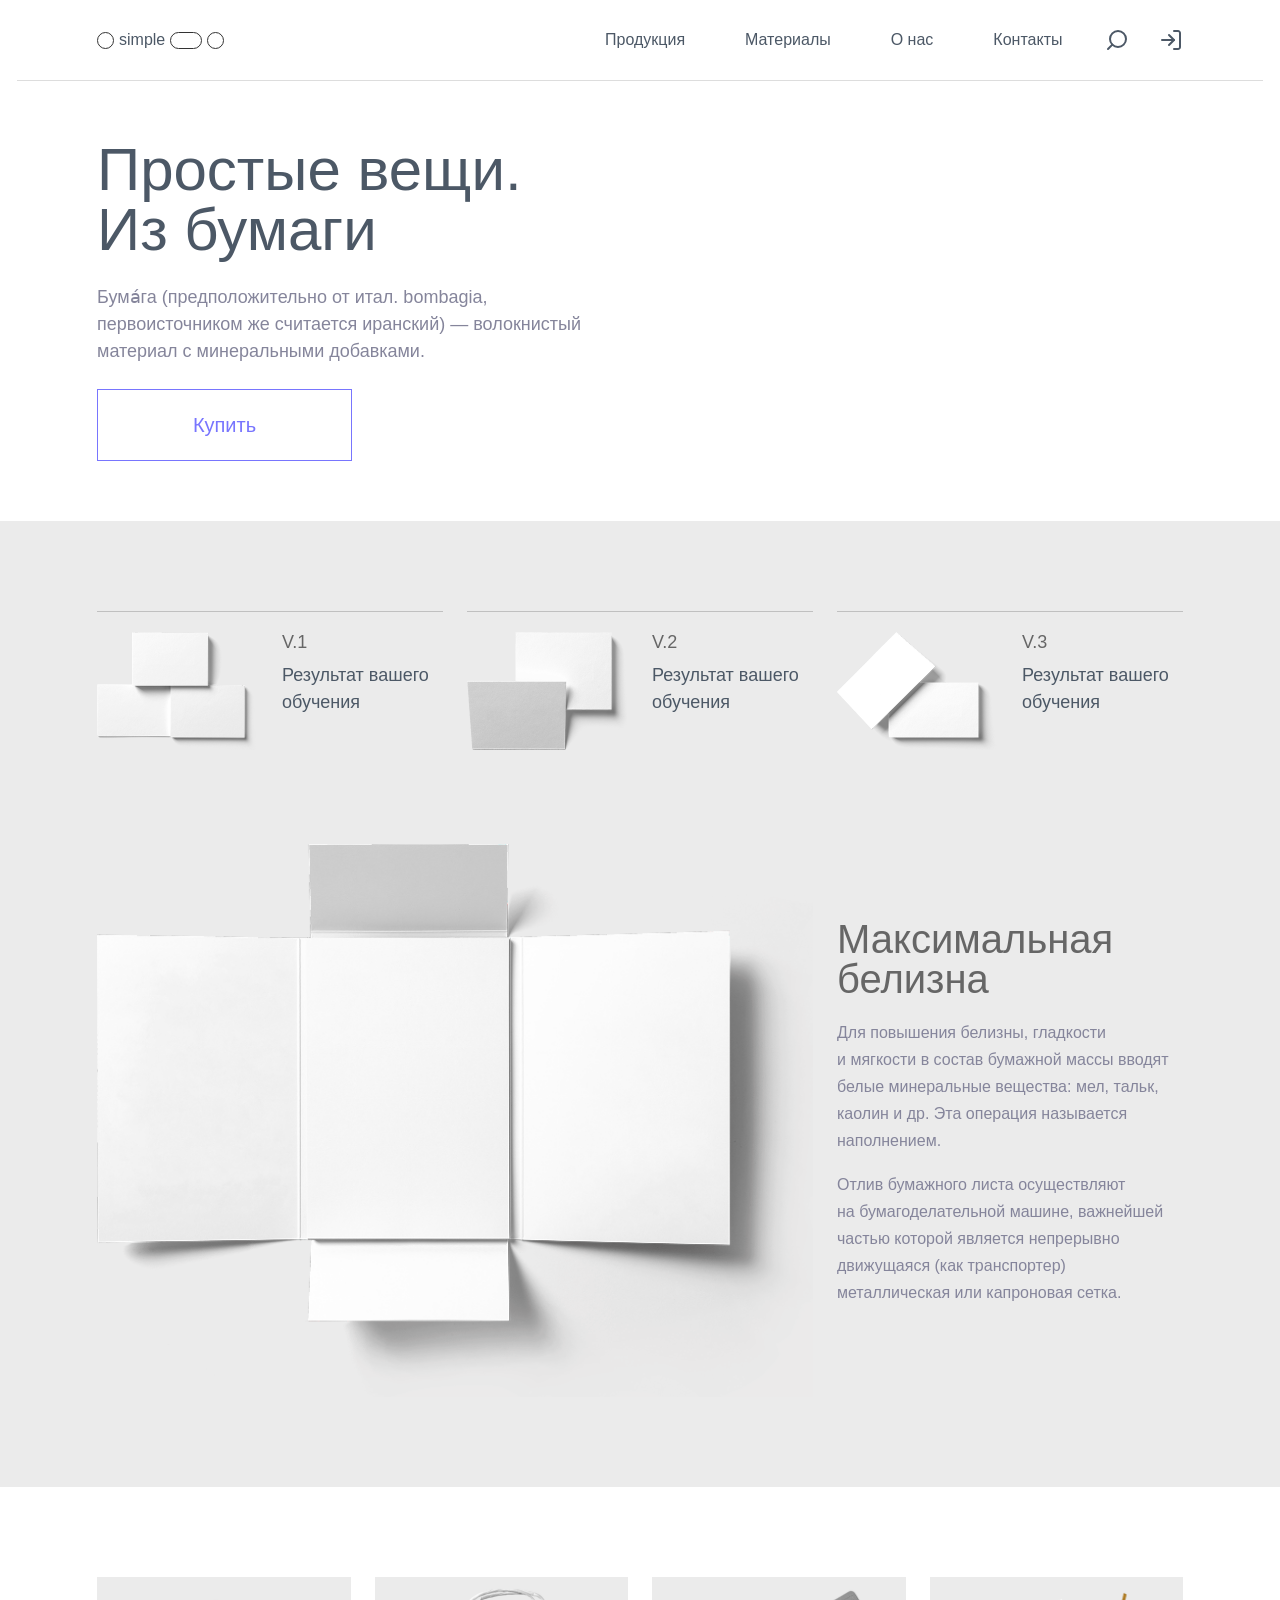
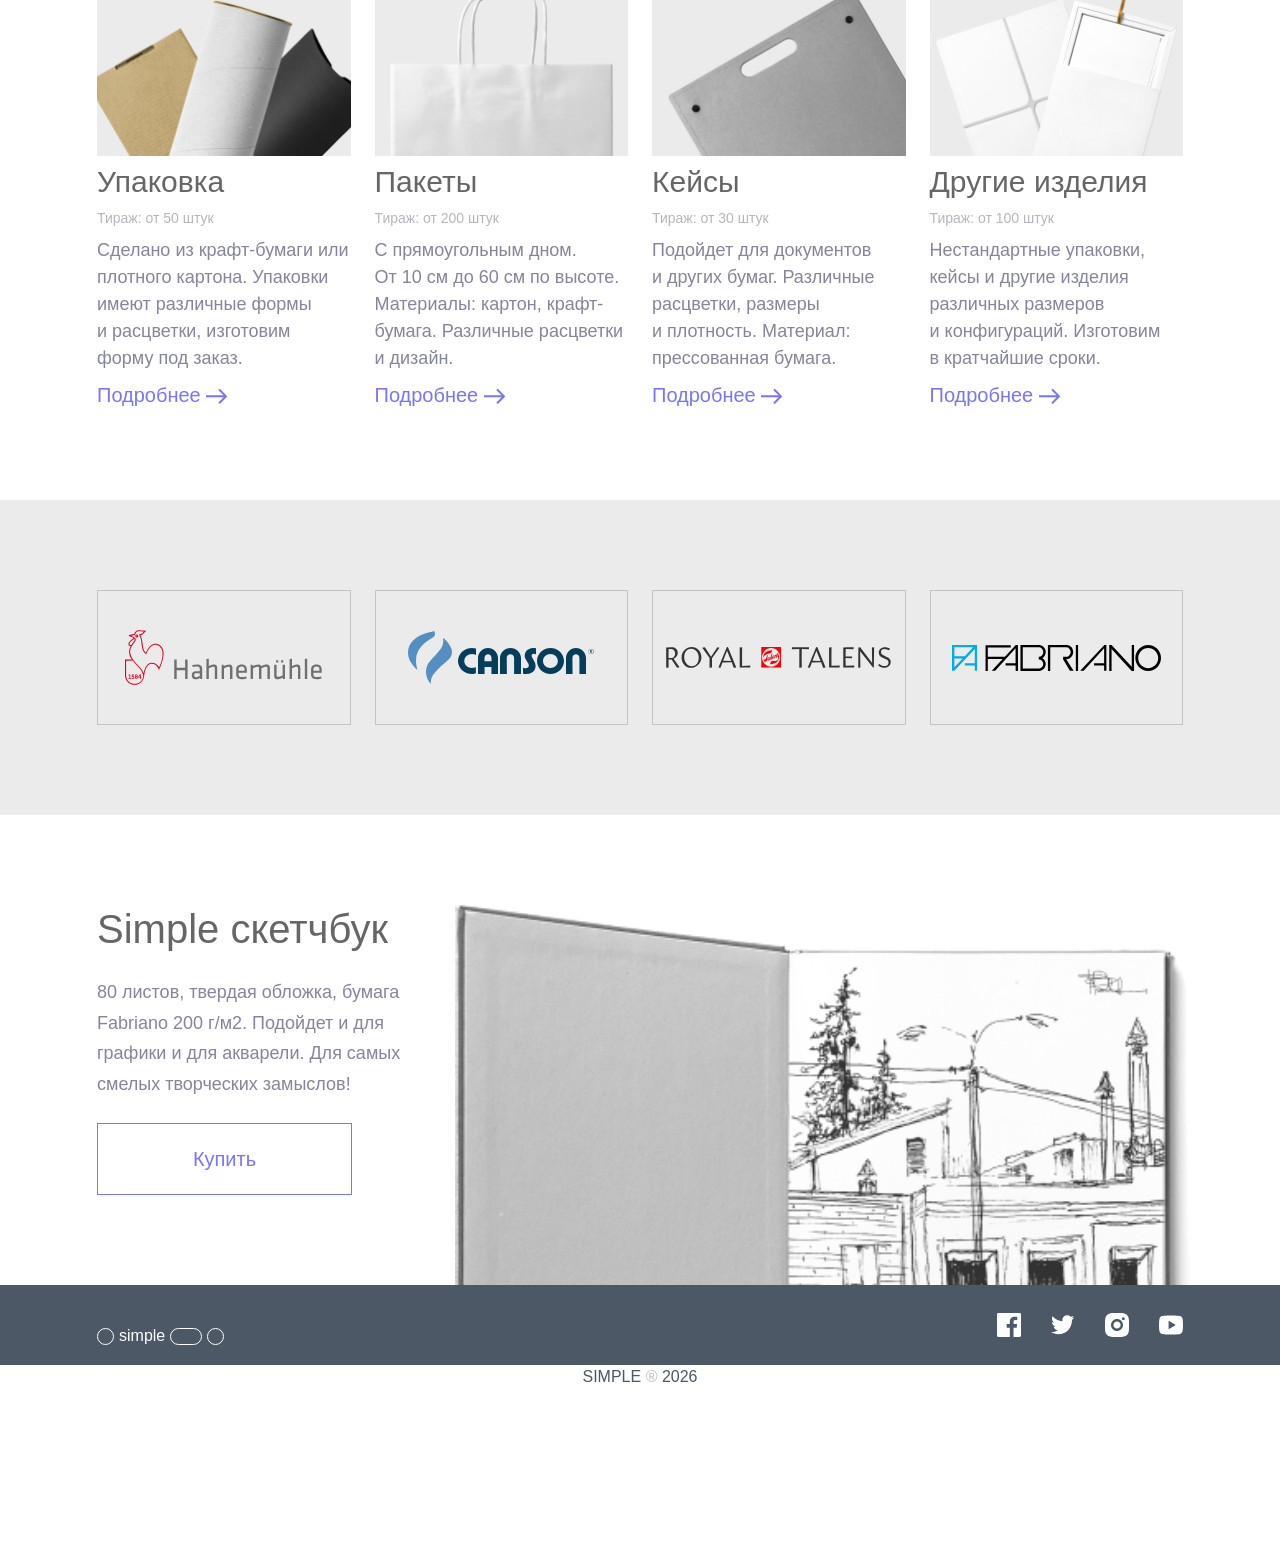
<file: index.html>
<!DOCTYPE html>
<html lang="RU">
<head>
  <meta charset="UTF-8">
  <meta name="description" content="Simple. Производство и продажа бумаги и бумажных изделий на всей территории РФ">
  <meta name="viewport" content="width=device-width, initial-scale=1.0">
  <link rel="shortcut icon" href="icons/favicon.ico" type="image/x-icon">
  <link rel="stylesheet" href="css/bootstrap.min.css">
  <link rel="stylesheet" href="https://cdn.jsdelivr.net/npm/swiper@11/swiper-bundle.min.css">
  <link rel="stylesheet" href="css/style.css">
  <link rel="stylesheet" href="css/media.css">
  <title>Simple</title>
</head>
<body>
  <header class="header">
    <div class="container">
      <div class="row">
        <div class="col-lg-12">

          <div class="header__container">
        
          <div class="logo__container">
            <div class="logo">
              <div class="circle"></div>
              simple
              <div class="ovale"></div>
              <div class="circle"></div>
            </div>
          </div>

          <button class=" btn burger burger" id="burgerBtn" aria-label="Открыть меню">
            <span class="burger__line"></span>
            <span class="burger__line"></span>
            <span class="burger__line"></span>
          </button>

            <nav class="menu header__nav" id="mobileMenu">
              <ul class="menu__list">
                <li class="menu__item"><a class="link menu__link" href="#product">Продукция</a></li>
                <li class="menu__item"><a class="link menu__link" href="#">Материалы</a></li>
                <li class="menu__item"><a class="link menu__link" href="#">О нас</a></li>
                <li class="menu__item"><a class="link menu__link" href="#">Контакты</a></li>
              </ul>
            </nav>

          <div class="btn__wrapper">

            <div class="search__wrapper">

              <button class="btn header__btn search-btn" aria-label="Открыть поиск">
                <svg width="24" height="24" viewBox="0 0 24 24" fill="none" xmlns="http://www.w3.org/2000/svg">
                  <path d="M13 19C8.58172 19 5 15.4183 5 11C5 6.58172 8.58172 3 13 3C17.4183 3 21 6.58172 21 11C21 15.4183 17.4183 19 13 19Z" stroke-width="2" stroke-linecap="round" stroke-linejoin="round" />
                  <path d="M3.0001 21L7.3501 16.65" stroke-width="2" stroke-linecap="round" stroke-linejoin="round" />
                </svg>
              </button>

              <form action="#" method="post" class="search-form">
                <input id="search-form" name="search-form" type="search" class="search-form__input" placeholder="Найти">
                <button class="btn header__btn search-form__close" type="button" aria-label="Закрыть форму поиска">
                  <svg width="16" height="16" viewBox="0 0 16 16" fill="none" xmlns="http://www.w3.org/2000/svg">
                    <circle cx="8" cy="8" r="8"/>
                    <path d="M5.99961 10.35L10.3496 6" stroke-linecap="round" stroke-linejoin="round" />
                    <path d="M10.35 10.35L6 6" stroke-linecap="round" stroke-linejoin="round" />
                  </svg>
                </button>
              </form>
            </div>

            <button class="btn header__btn login-btn" aria-label="Войти или зарегистрироваться">
              <svg width="24" height="24" viewBox="0 0 24 24" fill="none" xmlns="http://www.w3.org/2000/svg">
                <path d="M15 3H19C19.5304 3 20.0391 3.21071 20.4142 3.58579C20.7893 3.96086 21 4.46957 21 5V19C21 19.5304 20.7893 20.0391 20.4142 20.4142C20.0391 20.7893 19.5304 21 19 21H15" stroke-width="2" stroke-linecap="round" stroke-linejoin="round" />
                <path d="M10 17L15 12L10 7" stroke-width="2" stroke-linecap="round" stroke-linejoin="round" />
                <path d="M15 12H3" stroke-width="2" stroke-linecap="round" stroke-linejoin="round" />
              </svg>
            </button>
          </div>

          </div>
        </div>
      </div>
    </div>

  </header>
  <main>

    <section class="hero">
      <div class="container">
        <div class="row">
          <div class="col-lg-6 col-md-7 col-sm-7 col-xs-12 d-flex align-items-center">
            <div class="hero__content">
              <h1 class="visually-hidden">Сайт о бумаге</h1>
              <p class="hero__title mb-4">Простые вещи.<br>
                Из&nbsp;бумаги</p>
              <p class="hero__descr mb-4">Бума&#769;га (предположительно от&nbsp;итал. bombagia, первоисточником&nbsp;же считается иранский)&nbsp;&mdash; волокнистый материал с&nbsp;минеральными добавками.</p>
              <a href="#" class="btn__secondary">Купить</a>
            </div>
          </div>

          <div class="hero-image col-lg-6 col-md-5 col-sm-5 d-flex justify-content-end align-items-end">
            <picture>
              <source 
              srcset="image/hero-mobile.png 2x"
              media="(max-width: 768px)">
              <source 
              srcset="image/hero-mobile.png"
              media="(max-width: 768px)">
              <source 
              srcset="image/hero-tablet.png 2x"
              media="(max-width: 992px)">
              <source 
              srcset="image/hero-tablet.png"
              media="(max-width: 992px)">
              <source 
              srcset="image/hero.webp 2x"
              media="(min-width: 992px)">
              <img class="hero__img" src="image/hero.webp" fetchpriority="high" alt="" aria-hidden="true">
            </picture>
          </div>

        </div>
      </div>
    </section>

    <section class="result">
      <h2 class="visually-hidden">Наши результаты</h2>
      <div class="container result__container">
        <div class="row">

          <div class="col-sm-4 col-xs-12">
            <article class="result__item">
              <div class="container">
                <div class="row">
                  <div class="col-lg-6 col-sm-12 col-xs-6 mb-1">
                    <picture>
                      <source srcset="image/result1-2x.png 2x">
                      <img class="result__item-img" src="image/result1.png" alt="Пример результата обучения">
                    </picture>
                  </div>
                  <div class="col-lg-6 col-sm-12 col-xs-6">
                    <h2 class="result__item-title">V.1</h2>
                    <p class="result__item-descr">Результат вашего обучения</p>
                  </div>
                </div>
              </div>
            </article>
          </div>

          <div class="col-sm-4 col-xs-12">
            <article class="result__item">
              <div class="container">
                <div class="row">
                  <div class="col-lg-6 col-sm-12 col-xs-6 mb-1">
                    <picture>
                      <source srcset="image/result2-2x.png 2x">
                      <img class="result__item-img" src="image/result2.png" alt="Пример результата обучения">
                    </picture>
                  </div>
                  <div class="col-lg-6 col-sm-12 col-xs-6">
                    <h2 class="result__item-title">V.2</h2>
                    <p class="result__item-descr">Результат вашего обучения</p>
                  </div>
                </div>
              </div>
            </article>
          </div>

          <div class="col-sm-4 col-xs-12">
            <article class="result__item">
              <div class="container">
                <div class="row">
                  <div class="col-lg-6 col-sm-12 col-xs-6 mb-1">
                    <picture>
                      <source srcset="image/result3-2x.png 2x">
                      <img class="result__item-img" src="image/result3.png" alt="Пример результата обучения">
                    </picture>
                  </div>
                  <div class="col-lg-6 col-sm-12 col-xs-6">
                    <h2 class="result__item-title">V.3</h2>
                    <p class="result__item-descr">Результат вашего обучения</p>
                  </div>
                </div>
              </div>
            </article>
          </div>

        </div>
      </div>

      <div class="container">
        <div class="row">
          <div class="col-lg-8 col-md-6 col-sm-12">
            <picture>
              <source
              srcset="image/result-preview.webp 2x">
              <img class="result__img" src="image/result-preview.webp" loading="lazy" alt="" aria-hidden="true">
            </picture>
          </div>

          <div class="col-lg-4 col-md-6 col-sm-12 d-flex flex-column align-self-center">
            <h2 class="result__title">Максимальная белизна</h2>
              <p class="result__descr">Для повышения белизны, гладкости и мягкости в состав бумажной массы вводят белые минеральные вещества: мел, тальк, каолин и др. Эта операция называется наполнением.</p>
              <p class="result__descr">Отлив бумажного листа осуществляют на бумагоделательной машине, важнейшей частью которой является непрерывно движущаяся (как транспортер) металлическая или капроновая сетка.
            </p>
          </div>
        </div>
      </div>

    </section>

    <section class="product" id="product">
      <h2 class="visually-hidden">Наши продукты</h2>
      <div class="container">
        <div class="row card__container">

          <div class="col-lg-3 col-sm-6">
            <article class="product-card">
              <picture>
                <source srcset="image/wrapper-2x.png 2x">
                <img class="product-card__img img-fluid mb-2" src="image/wrapper.png" alt="Фото упаковки">
              </picture>
              <h2 class="product-card__title">Упаковка</h2>
              <span class="product-card__circulation">Тираж: от&nbsp;50&nbsp;штук</span>
              <p class="product-card__descr mb-2">Сделано из&nbsp;крафт-бумаги или плотного картона. Упаковки имеют различные формы и&nbsp;расцветки, изготовим форму под заказ.</p>
              <a href="#" class="link product-card__link">Подробнее
                <svg width="21" height="15" viewBox="0 0 21 15" fill="none" xmlns="http://www.w3.org/2000/svg">
                  <path d="M20.7071 8.07107C21.0976 7.68054 21.0976 7.04738 20.7071 6.65685L14.3431 0.292892C13.9526 -0.0976319 13.3195 -0.0976319 12.9289 0.292892C12.5384 0.683417 12.5384 1.31658 12.9289 1.70711L18.5858 7.36396L12.9289 13.0208C12.5384 13.4113 12.5384 14.0445 12.9289 14.435C13.3195 14.8256 13.9526 14.8256 14.3431 14.435L20.7071 8.07107ZM0 8.36396H20V6.36396H0V8.36396Z" />
                </svg>
              </a>
            </article>
          </div>

          <div class="col-lg-3 col-sm-6">
            <article class="product-card">
              <picture>
                <source srcset="image/package-2x.png 2x">
                <img class="product-card__img img-fluid mb-2" src="image/package.png" alt="Фото пакетов">
              </picture>
              <h2 class="product-card__title">Пакеты</h2>
              <span class="product-card__circulation">Тираж: от&nbsp;200&nbsp;штук</span>
              <p class="product-card__descr mb-2">С&nbsp;прямоугольным дном. От&nbsp;10&nbsp;см до&nbsp;60&nbsp;см по&nbsp;высоте. Материалы: картон, крафт-бумага. Различные расцветки и&nbsp;дизайн.</p>
              <a href="#" class="link product-card__link">Подробнее
                <svg width="21" height="15" viewBox="0 0 21 15" fill="none" xmlns="http://www.w3.org/2000/svg">
                  <path d="M20.7071 8.07107C21.0976 7.68054 21.0976 7.04738 20.7071 6.65685L14.3431 0.292892C13.9526 -0.0976319 13.3195 -0.0976319 12.9289 0.292892C12.5384 0.683417 12.5384 1.31658 12.9289 1.70711L18.5858 7.36396L12.9289 13.0208C12.5384 13.4113 12.5384 14.0445 12.9289 14.435C13.3195 14.8256 13.9526 14.8256 14.3431 14.435L20.7071 8.07107ZM0 8.36396H20V6.36396H0V8.36396Z" />
                </svg>
              </a>
            </article>
          </div>

          <div class="col-lg-3 col-sm-6">
            <article class="product-card">
              <picture>
                <source srcset="image/cases-2x.png 2x">
                <img class="product-card__img img-fluid mb-2" src="image/cases.png" alt="Фото кейсов">
              </picture>
              <h2 class="product-card__title">Кейсы</h2>
              <span class="product-card__circulation">Тираж: от&nbsp;30&nbsp;штук</span>
              <p class="product-card__descr mb-2">Подойдет для документов и&nbsp;других бумаг. Различные расцветки, размеры и&nbsp;плотность. Материал: прессованная бумага.</p>
              <a href="#" class="link product-card__link">Подробнее
                <svg width="21" height="15" viewBox="0 0 21 15" fill="none" xmlns="http://www.w3.org/2000/svg">
                  <path d="M20.7071 8.07107C21.0976 7.68054 21.0976 7.04738 20.7071 6.65685L14.3431 0.292892C13.9526 -0.0976319 13.3195 -0.0976319 12.9289 0.292892C12.5384 0.683417 12.5384 1.31658 12.9289 1.70711L18.5858 7.36396L12.9289 13.0208C12.5384 13.4113 12.5384 14.0445 12.9289 14.435C13.3195 14.8256 13.9526 14.8256 14.3431 14.435L20.7071 8.07107ZM0 8.36396H20V6.36396H0V8.36396Z" />
                </svg>
              </a>
            </article>
          </div>

          <div class="col-lg-3 col-sm-6">
            <article class="product-card">
              <picture>
                <source srcset="image/other-products.png, image/other-products-2x.png 2x">
                <img class="product-card__img img-fluid mb-2" src="image/other-products.png" alt="Фото других изделий">
              </picture>
              <h2 class="product-card__title">Другие&nbsp;изделия</h2>
              <span class="product-card__circulation">Тираж: от&nbsp;100&nbsp;штук</span>
              <p class="product-card__descr mb-2">Нестандартные упаковки, кейсы и&nbsp;другие изделия различных размеров и&nbsp;конфигураций. Изготовим в&nbsp;кратчайшие сроки.</p>
              <a href="#" class="link product-card__link">Подробнее
                <svg width="21" height="15" viewBox="0 0 21 15" fill="none" xmlns="http://www.w3.org/2000/svg">
                  <path d="M20.7071 8.07107C21.0976 7.68054 21.0976 7.04738 20.7071 6.65685L14.3431 0.292892C13.9526 -0.0976319 13.3195 -0.0976319 12.9289 0.292892C12.5384 0.683417 12.5384 1.31658 12.9289 1.70711L18.5858 7.36396L12.9289 13.0208C12.5384 13.4113 12.5384 14.0445 12.9289 14.435C13.3195 14.8256 13.9526 14.8256 14.3431 14.435L20.7071 8.07107ZM0 8.36396H20V6.36396H0V8.36396Z" />
                </svg>
              </a>
            </article>
          </div>

        </div>
      </div>
    </section>

    <section class="partners">
      <h2 class="visually-hidden">Наши партнёры</h2>
      <div class="content">

        <div class="container swiper slider">
        <div class="row partners__container swiper-wrapper">
          
          <div class="swiper-slide col-md-3 col-sm-6">
            <a href="#" class="partners__link">
              <img src="icons/Hahnemuhle.svg" class="img-fluid" alt="Лого Hahnemuhle">
            </a>
          </div>

          <div class="swiper-slide col-md-3 col-sm-6">
            <a href="#" class="partners__link">
              <img src="icons/canson.svg" class="img-fluid" alt="Лого canson">
            </a>
          </div>

          <div class="swiper-slide col-md-3 col-sm-6">
            <a href="#" class="partners__link">
              <img src="icons/royal-talens.svg" class="img-fluid" alt="Лого royal-talens">
            </a>
          </div>

          <div class="swiper-slide col-md-3 col-sm-6">
            <a href="#" class="partners__link">
              <img src="icons/fabriano.svg" class="img-fluid" alt="Лого fabriano">
            </a>
          </div>
        </div>
      </div>

      </div>
    </section>

    <section class="sketchbook">
      <div class="container">
        <div class="row">
          <div class="col-lg-4 col-md-6 col-sm-12 sketchbook__content">
            <h2 class="sketchbook__title mb-4">Simple скетчбук</h2>
            <p class="sketchbook__descr mb-4">80&nbsp;листов, твердая обложка, бумага Fabriano 200&nbsp;г/м2. Подойдет и&nbsp;для графики и&nbsp;для акварели. Для самых смелых творческих замыслов!</p>
            <a href="#" class="btn__secondary">Купить</a>
          </div>

          <div class="col-lg-8 col-md-6 col-sm-12 sketchbook__image">
            
          </div>
        </div>
      </div>
    </section>

    <footer class="footer">
      <div class="footer__top">
        <div class="container footer__container">

          <div class="logo__container logo__container-bottom">
            <div class="logo logo--white">
              <div class="circle"></div>
              simple
              <div class="ovale"></div>
              <div class="circle"></div>
            </div>
          </div>

          <ul class="social">
            <li class="social__item">
              <a href="#" class="social__link" aria-label="facebook">
                <svg class="social__icon">
                  <use href="sprite.svg#facebook"></use>
                </svg>
              </a>
            </li>
            <li class="social__item">
              <a href="#" class="social__link" aria-label="twitter">
                <svg class="social__icon">
                  <use href="sprite.svg#twitter"></use>
                </svg>
              </a>
            </li>
            <li class="social__item">
              <a href="#" class="social__link" aria-label="instagram">
                <svg class="social__icon">
                  <use href="sprite.svg#instagram"></use>
                </svg>
              </a>
            </li>
            <li class="social__item">
              <a href="#" class="social__link" aria-label="youtube">
                <svg class="social__icon">
                  <use href="sprite.svg#youtube"></use>
                </svg>
              </a>
            </li>
          </ul>

        </div>
      </div>

      <div class="footer__bottom">
        Simple <span class="reg">&reg;</span> 2026
      </div>
    </footer>

  </main>

  <script src="js/bootstrap.bundle.min.js"></script>
  <script src="https://cdn.jsdelivr.net/npm/swiper@11/swiper-bundle.min.js"></script>
  <script src="js/script.js"></script>
</body>
</html>
</file>
<file: css/style.css>
@font-face {
  font-family: 'Ubuntu';
  src: url('/fonts/Ubuntu-Light.woff2');
  font-weight: 300;
  font-style: normal;
}

@font-face {
  font-family: 'Roboto';
  src: url('../fonts/Roboto-VariableFont_wdth,wght.woff2');
  font-style: normal;
}

:root {
  --font-family: "Roboto", sans-serif;
  --second-family: "Ubuntu", sans-serif;

  --dark: #4c5866;
  --text-grey: #85859b;
  --light-grey: #d1d1e5;
  --color1: #4946b4;
  --color2: #7875fe;
  --color3: #dad9fb;
  --color-logo: #333333;
  --color-logo--white: #ffffff;

  --border: 1px solid #7875fe;

  --transition: .15s ease-in-out;
}

* {
  box-sizing: border-box;
  margin: 0;
  padding: 0;
  list-style: none;
  text-decoration: none;
  font-family: var(--font-family);
  color: var(--dark);
  font-size: 1rem;
}

html {
  scroll-behavior: smooth;
}

body {
  max-width: 1440px;
  margin: 0 auto;
  overflow-x: hidden;
}

.visually-hidden {
  position: absolute;
  width: 1px;
  height: 1px;
  margin: -1px;
  border: 0;
  padding: 0;
  white-space: nowrap;
  clip-path: inset(100%);
  clip: rect(0 0 0 0);
  overflow: hidden;
}

.link {
  text-decoration: none;
  color: var(--dark);
  transition: color .4s ease-in-out, background-color .4s ease-in-out;
}

.link:focus {
  outline: none;
}

.link:focus-visible {
  color: var(--dark);
  background-color: var(--color3)   ;
}

.btn {
  margin: 0;
  padding: 0;
  border: none;
  pointer-events: auto;
  position: relative;
  transition: color .4s ease-in-out, background-color .4s ease-in-out;
}

.btn:focus {
  outline: none !important;
  box-shadow: none !important;
}

.btn::after {
  content: "";
  position: absolute;
  z-index: -1;
  inset: -2px;
  opacity: 0;
  background-color: var(--color3);
}

.btn:focus-visible::after {
  opacity: 1;
}

.btn__secondary {
  display: inline-block;
  width: 255px;
  text-align: center;
  text-decoration: none;
  font-size: 20px;
  color: var(--color2);
  border: 1px solid var(--color2);
  padding-block: 20px;
  transition: color .4s ease-in-out, background-color .4s ease-in-out;
}

.btn__secondary:focus {
  outline: none; 
}

.btn__secondary:focus-visible {
  background-color: var(--color3);
}

.header__container {
  position: relative;
  min-height: 80px;
  display: flex;
  align-items: center;
  justify-content: space-between;
}

.header__container::after {
  content: "";
  position: absolute;
  left: -80px;
  right: -80px;
  height: 1px;
  top: 80px;
  background-color: #ddd;
}

.logo {
  width: 140px;
  height: 22px;
  font-family: var(--second-family);
  display: flex;
  flex-wrap: nowrap;
  align-items: center;
  gap: 5px;
}

.circle, .ovale {
  height: 17px;
  border: 1px solid #333;
  border-radius: 9px;
}
.circle {
  width: 17px;
}

.ovale {
  width: 32px;
}

.logo--white {
  color: var( --color-logo--white);
}

.logo--white .circle,
.logo--white .ovale {
  border-color: var(--color-logo--white);
}

.burger {
  display: none;
  position: relative;
  z-index: 10;
  width: 30px;
  height: 30px;
  padding: 5px;
  background-color: transparent;
}

.burger__line {
  position: absolute;
  display: block;
  width: 20px;
  height: 2px;
  border-radius: 1px;
  background-color: var(--dark);
  transition: .15s ease-in-out;
}

.burger__line:nth-child(1) {
  top: 4px;
}

.burger__line:nth-child(2) {
  top: 13px;
}

.burger__line:nth-child(3) {
  top: 22px;
}

.burger--active .burger__line:nth-child(1) {
  top: 50%;
  transform: rotate(135deg);
}

.burger--active .burger__line:nth-child(2) {
  opacity: 0;
  left: -10px;
}

.burger--active .burger__line:nth-child(3) {
  top: 50%;
  transform: rotate(-135deg);
}

.burger:hover .burger__line {
  background-color: var(--color2);
}

.burger:active .burger__line {
  background-color: var(--color1);
}

.header__nav {
  position: relative;
  width: 500px;
  margin-left: auto;
}

.menu__list {
  margin: 0;
  padding: 0;
  display: flex;
  flex-wrap: nowrap;
  gap: 60px;
}

.btn__wrapper {
  display: flex;
  align-items: center;
  gap: 30px;
}

.header__btn {
  color: var(--dark);
}

.header__btn svg {
  stroke: currentColor;
}

.search__wrapper {
  display: flex;
  gap: 6px;
}

.search-form {
  display: none;
  overflow: hidden;
  width: 0;
  position: relative;
  transition: width .25s ease-in-out;
  border-bottom: 1px solid var(--light-grey);
}

.search-form--active {
  display: flex;
  flex-wrap: nowrap;
  gap: 6px;
}

.search-form--visible {
  width: 220px;
}

.search-form__input {
  max-width: 196px;
  border: none;
}

.search-form__input::placeholder {
  color: var(--light-grey);
}

.search-form__input:focus {
  outline: none;
}

.search-form__close svg {
  stroke: var(--dark);
  fill: var(--color3);
  border-radius: 50%;
  transition: stroke .04s ease-in-out, fill .04s ease-in-out;
}

.search-form__close::after {
  content: "";
  position: absolute;
  inset: -4px;
}

.hero {
  padding-top: 60px;
}

.hero__content {
  padding-bottom: 60px;
}

.hero__title {
  font-size: 60px;
  line-height: 100%;
  letter-spacing: 0;
}

.hero__descr {
    font-size: 18px;
    line-height: 150%;
    color: var(--text-grey);
}

.hero__img {
  width: 540px;
}

.result,
.product,
.partners,
.sketchbook {
  padding-block: 90px;
}

.result,
.partners {
  background-color: #ebebeb;
}

.result__container {
  margin-bottom: 90px;
}

.result__item {
  padding-top: 20px;
  border-top: 1px solid #c0c0c0;
}

.result__item .container {
  padding-inline: 0;
}

.result__item-title {
  font-weight: 500;
  font-size: 18px;
  color: #666;
}

.result__item-descr {
  font-size: 18px;
}

.result__img {
  width: 100%;
}

.result__title {
  margin-bottom: 20px;
  font-size: 40px;
  line-height: 100%;
  color: #666;
}

.result__descr {
  line-height: 170%;
  color: var(--text-grey);
}

.product-card {
  height: 100%;
  display: flex;
  flex-direction: column;
}

.product-card__title {
  font-size: 30px;
  color: #666;
}

.product-card__circulation {
  display: block;
  margin-bottom: 8px;
  font-size: 14px;
  color: #b5b5bd;
}

.product-card__descr {
  font-size: 18px;
  color: var(--text-grey);
}

.product-card__link {
  display: block;
  margin-top: auto;
  width: auto;
  font-size: 20px;
  color: var(--color2);
  transition: color .4s ease-in-out;
}

.product-card__link svg {
  fill: var(--color2);
  transition: fill .4s ease-in-out;
}

.product-card__link:focus {
  outline: none;
}

.product-card__link:focus-visible {
  color: var(--color2);
  background-color: var(--color3);
  transition: color var(--transition), background-color var(--transition);
}

.swiper {
  display: flex;
  justify-content: center;
}

.swiper-slide {
  width: 25%;
}

.partners__link {
  height: 135px;
  padding-inline: 8px;
  display: flex;
  align-items: center;
  justify-content: center;
  border: 1px solid #c4c4c4;
}

.sketchbook {
  padding-bottom: 0;
}

.sketchbook__content {
  margin-bottom: 90px;
}

.sketchbook__title {
  color: #666;
  font-size: 40px;
}

.sketchbook__descr {
  color: var(--text-grey);
  font-size: 18px;
  line-height: 170%;
}

.sketchbook__image {
  background-image: url('../image/sketchbook.png');
  background-repeat: no-repeat;
  background-size: cover;
}

.footer__top {
  min-height: 80px;
  background-color: var(--dark);
  display: flex;
  align-items: center;
}

.footer__container {
  display: flex;
  align-items: center;
  justify-content: space-between;
}

.logo__container-bottom {
  padding: 20px 0;
  height: 22px;
}

.social {
  margin: 0;
  padding: 20px 0;
  display: flex;
  gap: 30px;
}

.social__link {
 position: relative;
 display: flex;
 align-items: center;
 justify-content: center;
 width: 24px;
 height: 24px;
}

.social__icon {
  position: relative;
  width: 24px;
  height: 24px;
  z-index: 1;
  fill: var(--color-logo--white);
  transition: fill .4s ease-in-out;
}

.social__link::after {
  content: "";
  position: absolute;
  z-index: 0;
  inset: -3px;
  border-radius: 2px;
  background-color: var(--color2);
  opacity: 0;
  transition: var(--transition);
}

.social__link:focus {
  outline: none;
}

.social__link:focus-visible::after {
  opacity: 1;
}

.social__icon:hover {
  fill: var(--color3);
  transition: var(--transition);
}

.social__icon:active {
  fill: var(--color2);
  transition: var(--transition);
}

.footer__bottom {
  text-align: center;
  text-transform: uppercase;
}

.footer__bottom .reg {
  color: #bcbcbc;
}
</file>
<file: css/media.css>
@media (any-hover: hover) {
  .link:hover {
    color: var(--color2);
    transition: color var(--transition);
  }
  .header__btn:hover svg {
    stroke: var(--color2);
    transition: stroke var(--transition);
  }
  .search-form__close:hover svg {
    stroke: var(--color-logo--white);
    fill: var(--color2);
    transition: stroke var(--transition), fill var(--transition);
  }
  .btn__secondary:hover {
    color: #fff;
    background-color: var(--color2);
    transition: color var(--transition), background-color var(--transition);
  }
  .product-card__link:hover {
    color: var(--color1);
    transition: color var(--transition);
  }
  .product-card__link:hover svg {
    fill: var(--color1);
    transition: fill var(--transition);
  }
}

.link:active {
  color: var(--color1);
  transition: color .04s ease-in-out;
}

.header__btn:active svg {
  stroke: var(--color1);
  transition: stroke var(--transition);
}

.search-form__close:active svg {
  stroke: var(--color-logo--white);
  fill: var(--color1);
  transition: stroke var(--transition), fill var(--transition);
}

.btn__secondary:active {
  color: #fff;
  background-color: var(--color1);
  transition: color var(--transition), background-color var(--transition);
}

@media screen and (width > 991px) {
  .container {
    max-width: 1110px;
  }
}

@media screen and (max-width: 992px) {
  .header__container {
    flex-wrap: wrap;
  }
  .header__container::after {
    top: 106px;
  }
  .header__nav {
    order: 1;
    width: 100%;
    padding-block: 20px;
  }
  .header__nav::after {
    content: "";
    position: absolute;
    left: -80px;
    right: -80px;
    height: 1px;
    top: 0;
    background-color: #ddd;
  }
  .menu__list {
    justify-content: space-between;
  }
  .btn__wrapper {
    height: 44px;
  }
  .result,
  .product,
  .partners {
    padding-block: 60px;
  }
  .sketchbook {
    padding-top: 60px;
  }
  .hero__title {
    font-size: 50px;
  }
  .hero__img {
    max-width: 270px;
  }
  .result__container {
    margin-bottom: 60px;
  }
  .result__title {
    font-size: 30px;
  }
  .card__container {
    row-gap: 60px;
  }
  .partners__link {
    height: 80px;
  }
  .sketchbook__content {
    margin-bottom: 60px;
  }
  .sketchbook__title {
    font-size: 30px;
  }
}

@media screen and (max-width: 768px) {
  .hero__title {
    font-size: 38px;
  }
  .hero__descr {
    font-size: 16px;
  }
  .hero__img {
    max-width: 195px;
  }
  .result__item-img {
    width: 150px;
  }
  .result__item-title {
    font-size: 16px;
  }
  .result__item-descr {
    font-size: 16px;
  }
  .result__title {
    font-size: 24px;
  }
  .result__descr {
    font-size: 16px;
  }
  .partners__container {
    row-gap: 30px;
  }
  .partners__link {
    height: 135px;
  }
  .swiper-slide {
  width: 50%;
  }
  .sketchbook__title {
    font-size: 24px;
  }
  .sketchbook__descr {
    font-size: 16px;
  }
  .sketchbook__content {
    order: 1;
  }
  .sketchbook__image {
    height: 400px;
  }
}

@media screen and (width < 576px) {
  .header__container {
    flex-wrap: wrap;
  }
  .header__container::after {
    top: 104px;
    left: -5px;
    right: -5px;
  }
  .header__nav::after {
    display: none;
  }
  .logo__container {
    width: 100%;
    height: 44px;
    display: flex;
    align-items: center;
    justify-content: center;
  }
  .logo__container::after {
    content: "";
    position: absolute;
    left: -5px;
    right: -5px;
    height: 1px;
    top: 44px;
    background-color: #ddd;
  }
  .burger {
    display: block;
  }
  .menu {
    position: fixed;
    z-index: 5;
    top: 44px;
    left: -100%;
    width: 100%;
    height: 100%;
    padding: 67px 15px;
    background-color: #ddd;
    transition: transform .25s ease-in-out;
  }
  .menu--active {
    transform: translateX(100%);
  }
  .menu__list {
    padding: 0;
    list-style: none;
    display: flex;
    flex-direction: column;
    gap: 50px;
  }
  .btn__wrapper {
    height: 60px;
  }
  .search-form--visible {
    width: 164px;
  }
  .search-form__input {
    max-width: 140px;
  }
  .hero__title {
    font-size: 30px;
  }
  .hero__descr {
    font-size: 14px;
  }
  .btn__secondary {
    width: 144px;
    font-size: 18px;
  }
  .hero__img {
    display: none;
  }
  .result__item {
    text-align: center;
  }
  .product-card__img {
    width: 100%;
  }
  .slider, .partners__container {
    display: flex;
    flex-direction: row;
    flex-wrap: nowrap;
    column-gap: 0;
  }
  .swiper-slide {
    margin-left: 10px;
    width: 150px;
  }
  .partners__link {
    height: 80px;
  }
  .footer__container {
    flex-direction: column;
  }
  .logo__container-bottom {
    padding: 20px 0;
    height: 62px;
    border-bottom: 1px solid #dddddd20;
  }
}
</file>
